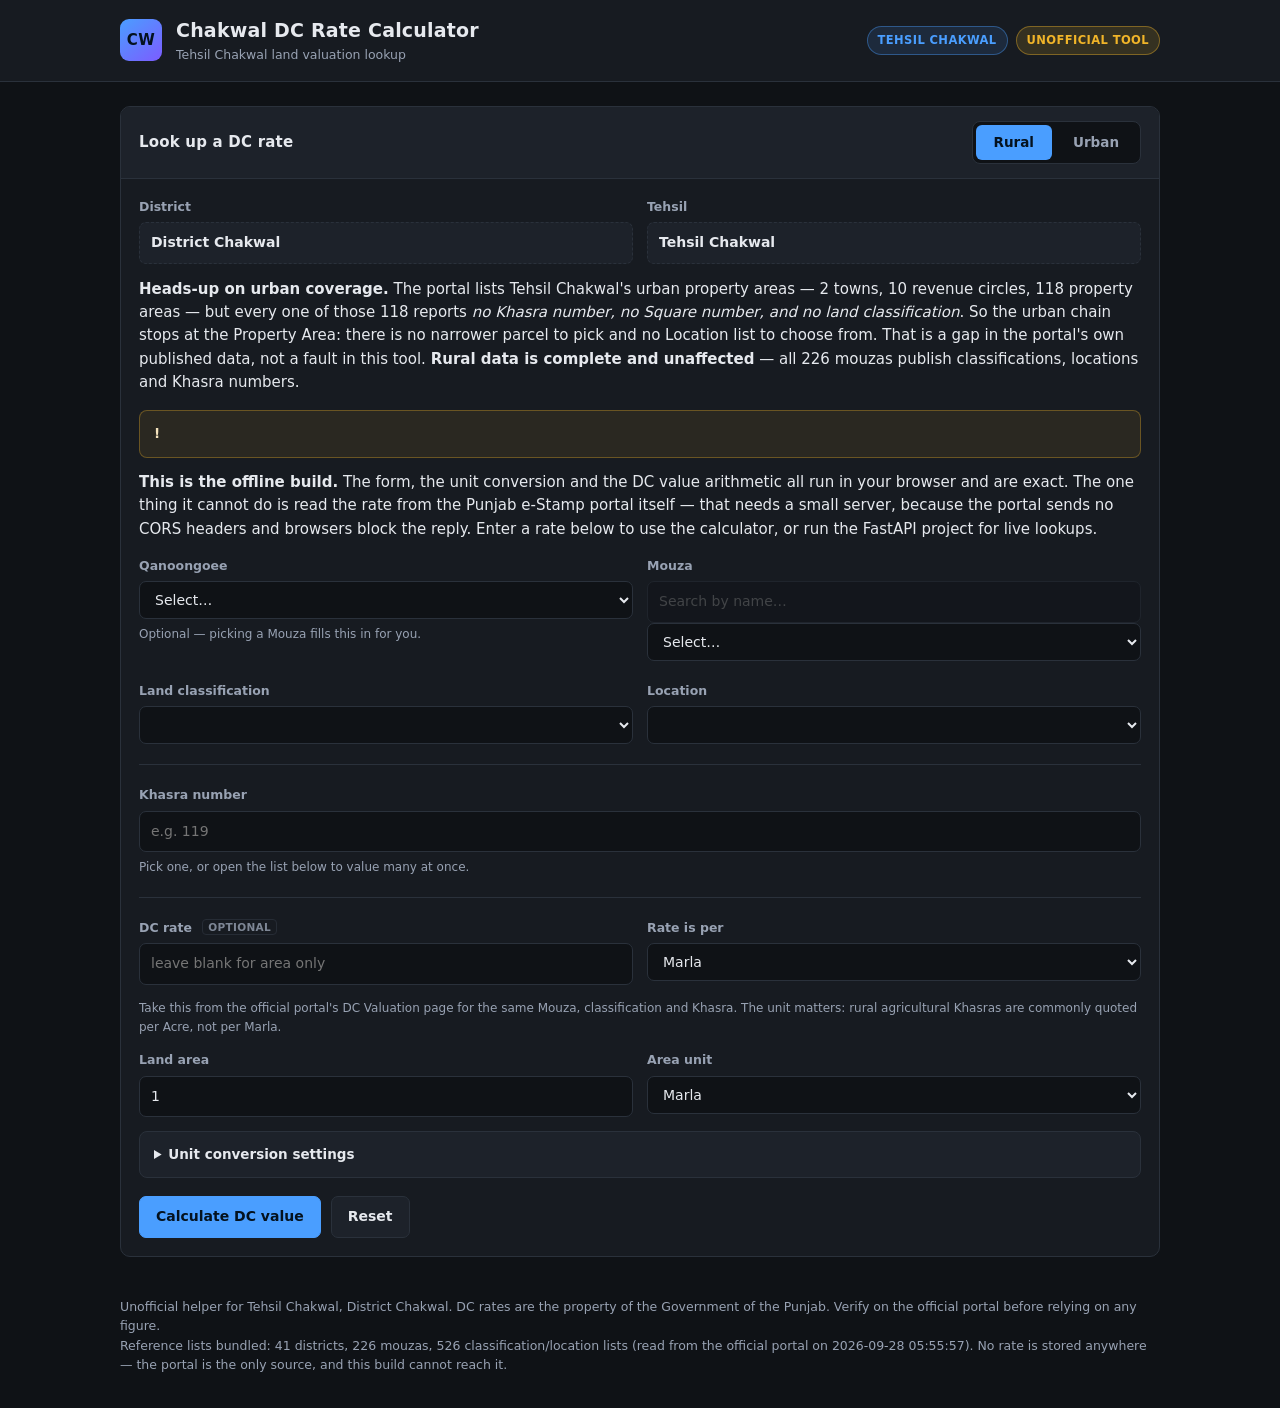
<file: web-project/index.html>
<!DOCTYPE html>
<html lang="en">
<head>
<meta charset="utf-8">
<meta name="viewport" content="width=device-width, initial-scale=1">
<title>Chakwal DC Rate Calculator — Tehsil Chakwal land valuation (unofficial)</title>
<link rel="stylesheet" href="styles.css">
</head>
<body>

<header class="topbar">
  <div class="wrap topbar-inner">
    <div class="brand">
      <span class="brand-mark" aria-hidden="true">CW</span>
      <div>
        <h1>Chakwal DC Rate Calculator</h1>
        <p class="brand-sub">Tehsil Chakwal land valuation lookup</p>
      </div>
    </div>
    <div class="topbar-right">
      <span class="badge badge-district">Tehsil Chakwal</span>
      <span class="badge badge-unofficial">Unofficial tool</span>
    </div>
  </div>
</header>

<main class="wrap layout">

  <section class="card">
    <div class="card-head">
      <h2>Look up a DC rate</h2>
      <div class="seg" role="tablist" aria-label="Land type">
        <button type="button" class="seg-btn is-active" data-land-type="rural" role="tab" aria-selected="true">Rural</button>
        <button type="button" class="seg-btn" data-land-type="urban" role="tab" aria-selected="false">Urban</button>
      </div>
    </div>

    <div class="card-body">
      <!-- novalidate: this app does its own validation and reports every
           problem in #status, in one consistent place, with the offending
           field focused and marked. Left to the browser, a negative rate or a
           cleared area is rejected by the native constraint check *before*
           app.js ever runs, so the status line stays blank with no
           explanation and the guard never gets to say anything. The `min` and
           `required` attributes stay on the inputs as spinner hints; this
           suppresses only the browser's own blocking. -->
      <form id="lookup-form" autocomplete="off" novalidate>

        <div class="grid-2">
          <div class="field">
            <span>District</span>
            <div class="locked-field" id="district-locked">District Chakwal</div>
          </div>
          <div class="field">
            <span>Tehsil</span>
            <div class="locked-field" id="tehsil-locked">Tehsil Chakwal</div>
          </div>
        </div>

        <!-- Measured, not assumed: all 118 property areas in the tehsil report
             no Khasra, no Square number and no published classification. Urban
             therefore stops at the Property Area, and that is the portal's own
             gap rather than anything this tool can fill. -->
        <p class="notice hidden" id="urban-coverage-note">
          <span class="notice-ico">i</span><div>
            <strong>Heads-up on urban coverage.</strong> The portal lists Tehsil
            Chakwal's urban property areas — 2 towns, 10 revenue circles, 118
            property areas — but every one of those 118 reports
            <em>no Khasra number, no Square number, and no land
            classification</em>. So the urban chain stops at the Property Area:
            there is no narrower parcel to pick and no Location list to choose
            from. That is a gap in the portal's own published data, not a fault
            in this tool.
            <strong>Rural data is complete and unaffected</strong> — all 226
            mouzas publish classifications, locations and Khasra numbers.
          </div>
        </p>

        <!-- This build has no backend, so the rate cannot be read straight from
             the portal. Say so here, once, plainly, rather than letting the user
             fill in the whole form and fail at the end. -->
        <p class="notice notice-warn" id="source-note">
          <span class="notice-ico">!</span><div>
            <strong>This is the offline build.</strong> The form, the unit
            conversion and the DC value arithmetic all run in your browser and
            are exact. The one thing it cannot do is read the rate from the
            Punjab e-Stamp portal itself — that needs a small server, because
            the portal sends no CORS headers and browsers block the reply.
            Enter a rate below to use the calculator, or run the FastAPI project
            for live lookups.
          </div>
        </p>

        <div id="flow">

          <div id="block-scope">
            <!-- Urban-only. Chakwal's urban rate coverage on the portal is thin
                 in a specific, measured way -- say it up front rather than
                 letting the user discover it as an empty dropdown. -->
            <div id="urban-scope" class="hidden">
              <div class="grid-2">
                <label class="field">
                  <span>Town / City</span>
                  <select id="town"></select>
                </label>
                <label class="field">
                  <span>Revenue Circle</span>
                  <select id="revenue-circle"></select>
                </label>
              </div>
              <div class="grid-2">
                <label class="field">
                  <span>Floor</span>
                  <select id="floor"></select>
                </label>
                <label class="field">
                  <span>Property Area</span>
                  <select id="property-area"></select>
                  <small class="field-note" id="property-area-note"></small>
                </label>
              </div>
            </div>

            <!-- Rural-only -->
            <div id="rural-scope">
              <div class="grid-2">
                <label class="field">
                  <span>Qanoongoee</span>
                  <select id="qanoongo" disabled></select>
                  <small class="field-note">Optional — picking a Mouza fills this in for you.</small>
                </label>
                <label class="field">
                  <span>Mouza</span>
                  <input id="mouza-search" type="search" autocomplete="off"
                         placeholder="Search by name…" aria-label="Search mouza by name"
                         disabled>
                  <select id="mouza" disabled></select>
                  <small class="field-note" id="mouza-search-note" hidden></small>
                </label>
              </div>
            </div>
          </div>

          <!-- Rural only. No urban property area in this tehsil publishes a
               classification, so this block is hidden on the Urban tab rather
               than showing a dropdown that can only ever be empty. -->
          <div id="block-classification" class="hidden">
            <div class="grid-2">
              <label class="field">
                <span>Land classification</span>
                <select id="land-classification"></select>
              </label>
              <label class="field">
                <span>Location</span>
                <select id="location"></select>
              </label>
            </div>
          </div>

          <hr class="rule">

          <div id="block-parcel">
            <!-- Rural parcel -->
            <div id="parcel-khasra">
            <label class="field">
              <span>Khasra number</span>
              <input id="khasra" list="khasra-options" placeholder="e.g. 119" inputmode="numeric">
              <datalist id="khasra-options"></datalist>
              <small class="field-note" id="khasra-note">
                Pick one, or open the list below to value many at once.
              </small>
            </label>

            <!-- Multi-Khasra picker. Every Khasra the portal publishes for the
                 chosen location is bundled, so this list is always complete:
                 nothing to page through, nothing to load on demand. -->
            <div class="multi" id="khasra-multi" hidden>
              <button type="button" class="btn btn-sm" id="multi-toggle">
                Select many Khasras…
              </button>
              <p class="field-note" id="multi-summary" hidden></p>

              <div class="multi-panel" id="multi-panel" hidden>
                <div class="multi-tools">
                  <input id="multi-filter" type="search" autocomplete="off"
                         placeholder="Filter by number, e.g. 12"
                         aria-label="Filter Khasra numbers">
                  <button type="button" class="btn btn-sm" id="multi-all">Select all matching</button>
                  <button type="button" class="btn btn-sm" id="multi-none">Clear</button>
                  <span class="multi-count" id="multi-count"></span>
                </div>

                <div class="multi-grid" id="multi-grid" role="group"
                     aria-label="Khasra numbers"></div>
                <p class="multi-trunc" id="multi-trunc" hidden></p>
                <p class="multi-hint">
                  Click to toggle. Hold <kbd>Shift</kbd> and click another number to
                  select everything between the two. Numbers are in ascending order.
                </p>

                <div class="multi-foot">
                  <button type="button" class="btn btn-primary btn-sm" id="multi-run">
                    Value selected
                  </button>
                  <button type="button" class="btn btn-sm" id="multi-close">Close</button>
                  <span class="multi-note" id="multi-note"></span>
                </div>
              </div>
            </div>
            </div><!-- /#parcel-khasra -->

            <!-- Urban parcel. Which of these applies is decided by the portal's
                 own availability flags for the chosen property area, not by
                 assumption. Today every one of the 118 reports neither, so the
                 Property Area level message is what actually shows. -->
            <p id="parcel-none" class="hint hidden">
              This property area is rated at Property Area level — the portal
              publishes no Khasra or Square number for it, so there is no
              narrower parcel to pick.
            </p>

          </div>

        </div><!-- /#flow -->

        <hr class="rule">

        <!-- The rate. In the live build this arrives from the portal; here it is
             entered by hand, so it is an input rather than an output. It is
             optional: leave it blank and the run still answers with the area
             conversions, just with no valuation. Everything below it is the
             same arithmetic the server does. -->
        <div class="area-block">
          <div class="grid-2">
            <label class="field">
              <span>DC rate <small class="opt-tag">optional</small></span>
              <!-- Deliberately NOT `required`. The browser's own bubble would
                   block submit before app.js runs, leaving the status line
                   blank with no explanation. A blank rate is now allowed
                   anyway, so the guard in renderResult() only speaks up when
                   something was typed that cannot be a rate. -->
              <input id="rate-value" type="number" step="any" min="0"
                     placeholder="leave blank for area only">
            </label>
            <label class="field">
              <span>Rate is per</span>
              <select id="rate-unit"></select>
            </label>
          </div>
          <small class="field-note">
            Take this from the official portal's DC Valuation page for the same
            Mouza, classification and Khasra. The unit matters: rural
            agricultural Khasras are commonly quoted per Acre, not per Marla.
          </small>

          <div class="grid-2" style="margin-top:14px">
            <label class="field">
              <span>Land area</span>
              <input id="area-value" type="number" step="any" min="0" value="1" required>
            </label>
            <label class="field">
              <span>Area unit</span>
              <select id="area-unit"></select>
            </label>
          </div>

          <details class="conv">
            <summary>Unit conversion settings</summary>
            <p class="field-note">
              Punjab has more than one accepted Acre and Marla size. These default to the
              official portal's own calculator settings — change them if your record uses another.
            </p>
            <div class="grid-2">
              <label class="field">
                <span>1 Acre equals</span>
                <select id="acre-to-kanal">
                  <option value="8">8 Kanal</option>
                  <option value="9.65">9 Kanal 13 Marla</option>
                  <option value="9.8">9 Kanal 16 Marla</option>
                </select>
              </label>
              <label class="field">
                <span>1 Marla equals</span>
                <select id="marla-to-sqft">
                  <option value="272">272 sq ft</option>
                  <option value="225">225 sq ft</option>
                </select>
              </label>
            </div>
            <div class="conv-out" id="conv-out"></div>
          </details>
        </div>

        <div class="actions">
          <button type="submit" class="btn btn-primary" id="find-btn">Calculate DC value</button>
          <button type="button" class="btn" id="reset-btn">Reset</button>
          <span class="status" id="status"></span>
        </div>
      </form>
    </div>
  </section>

  <section class="card" id="result-card" hidden>
    <div class="card-head"><h2>Result</h2></div>
    <div class="card-body" id="result-body"></div>
  </section>

</main>

<footer class="wrap foot">
  <p>
    Unofficial helper for Tehsil Chakwal, District Chakwal. DC rates are the property of the
    Government of the Punjab. Verify on the official portal before relying on any figure.
  </p>
  <p class="refresh-line">
    <span id="refresh-note">Loading reference lists…</span>
  </p>
</footer>

<script src="data/reference.js"></script>
<script src="data/urban.js"></script>
<script src="app.js"></script>
</body>
</html>
</file>
<file: web-project/styles.css>
:root {
  --bg: #0f1216;
  --panel: #171b21;
  --panel-2: #1d222a;
  --line: #2a313b;
  --text: #e6e9ee;
  --muted: #98a2b3;
  --accent: #4a9eff;
  --accent-ink: #04121f;
  --good: #37c98b;
  --warn: #f0b429;
  --bad: #f2637e;
  --radius: 10px;
}

* { box-sizing: border-box; }

body {
  margin: 0;
  background: var(--bg);
  color: var(--text);
  font: 15px/1.55 "Segoe UI", system-ui, -apple-system, Roboto, Helvetica, Arial, sans-serif;
}

.wrap { max-width: 1080px; margin: 0 auto; padding: 0 20px; }
.mono { font-family: ui-monospace, "Cascadia Mono", Consolas, monospace; font-size: .9em; }
.hidden { display: none !important; }

/* ---------- header ---------- */
.topbar { background: var(--panel); border-bottom: 1px solid var(--line); }
.topbar-inner {
  display: flex; align-items: center; justify-content: space-between;
  gap: 16px; padding-top: 16px; padding-bottom: 16px;
}
.brand { display: flex; align-items: center; gap: 14px; }
.brand-mark {
  width: 42px; height: 42px; flex: none; border-radius: 9px;
  background: linear-gradient(140deg, var(--accent), #7c5cff);
  color: var(--accent-ink); font-weight: 800; font-size: 15px;
  display: grid; place-items: center; letter-spacing: .5px;
}
.brand h1 { margin: 0; font-size: 19px; letter-spacing: .2px; }
.brand-sub { margin: 0; font-size: 12.5px; color: var(--muted); }

.badge {
  font-size: 11.5px; font-weight: 700; letter-spacing: .4px; text-transform: uppercase;
  padding: 5px 10px; border-radius: 999px; white-space: nowrap;
}
.badge-unofficial { background: rgba(240,180,41,.14); color: var(--warn); border: 1px solid rgba(240,180,41,.4); }
.badge-district {
  background: rgba(74,158,255,.12); color: var(--accent);
  border: 1px solid rgba(74,158,255,.4);
}
.topbar-right { display: flex; align-items: center; gap: 8px; flex-wrap: wrap; }

/* A read-only stand-in for a select, since the district is fixed. */
.locked-field {
  padding: 9px 11px; background: var(--panel-2); color: var(--text);
  border: 1px dashed var(--line); border-radius: 7px; font-size: 14px;
  font-weight: 600; display: flex; align-items: center;
}

/* Explains an empty dropdown: portal has no rows, not a tool failure. */
.empty-note {
  margin: 6px 0 0; font-size: 12.5px; line-height: 1.45;
  color: var(--warn); background: rgba(240,180,41,.08);
  border-left: 2px solid rgba(240,180,41,.5);
  padding: 7px 9px; border-radius: 0 6px 6px 0;
}

/* ---------- layout / cards ---------- */
.layout { padding-top: 24px; padding-bottom: 40px; display: grid; gap: 20px; }

.card { background: var(--panel); border: 1px solid var(--line); border-radius: var(--radius); overflow: hidden; }
.card-head {
  display: flex; align-items: center; justify-content: space-between; gap: 14px;
  padding: 14px 18px; background: var(--panel-2); border-bottom: 1px solid var(--line);
  flex-wrap: wrap;
}
.card-head h2 { margin: 0; font-size: 15px; font-weight: 650; letter-spacing: .2px; }
.card-body { padding: 18px; }
.head-actions { display: flex; gap: 8px; }

.rule { border: 0; border-top: 1px solid var(--line); margin: 20px 0; }

/* ---------- segmented control ---------- */
.seg { display: inline-flex; background: var(--bg); border: 1px solid var(--line); border-radius: 8px; padding: 3px; gap: 3px; }
.seg-btn {
  border: 0; background: transparent; color: var(--muted);
  padding: 7px 18px; border-radius: 6px; font: inherit; font-size: 13.5px; font-weight: 600; cursor: pointer;
}
.seg-btn.is-active { background: var(--accent); color: var(--accent-ink); }
.seg-btn:not(.is-active):hover { color: var(--text); }

/* ---------- form ---------- */
.grid-2 { display: grid; grid-template-columns: 1fr 1fr; gap: 14px; margin-bottom: 14px; }
@media (max-width: 640px) { .grid-2 { grid-template-columns: 1fr; } }

.field { display: block; }
.field > span { display: block; font-size: 12.5px; color: var(--muted); margin-bottom: 6px; font-weight: 550; }
/* Sits beside a label to say the field can be left blank, so nobody reads an
 * empty one as a mistake they have to fix before the form will work. */
.opt-tag {
  font-size: 10.5px; font-weight: 600; letter-spacing: .3px; text-transform: uppercase;
  color: var(--muted); opacity: .8; border: 1px solid var(--line);
  border-radius: 4px; padding: 1px 5px; margin-left: 6px; vertical-align: 1px;
}
.field select, .field input {
  width: 100%; padding: 9px 11px; background: var(--bg); color: var(--text);
  border: 1px solid var(--line); border-radius: 7px; font: inherit; font-size: 14px;
}
.field select:focus, .field input:focus { outline: 2px solid var(--accent); outline-offset: -1px; border-color: var(--accent); }
.field select:disabled, .field input:disabled { opacity: .45; cursor: not-allowed; }

/* Set by fail() on whichever field a guard rejected. The red ring alone is
 * not enough on its own -- it says something is wrong but not which box -- so
   the label goes red too, and the ring is the thing that survives a click. */
.field.is-bad > span { color: var(--bad); }
.field.is-bad select, .field.is-bad input {
  border-color: var(--bad);
  background: color-mix(in srgb, var(--bad) 6%, var(--bg));
}
.field.is-bad select:focus, .field.is-bad input:focus { outline-color: var(--bad); }
.field-note { display: block; margin-top: 6px; font-size: 12px; color: var(--muted); }
.field .err { color: var(--bad); font-size: 12px; margin-top: 5px; display: block; }

.hint { color: var(--muted); font-size: 13px; margin: 0 0 14px; }
.empty { color: var(--muted); font-size: 13px; text-align: center; padding: 22px 0; margin: 0; }

/* ---------- conversion ---------- */
.conv { margin-top: 14px; border: 1px solid var(--line); border-radius: 8px; padding: 12px 14px; background: var(--panel-2); }
.conv summary { cursor: pointer; font-size: 13.5px; font-weight: 600; color: var(--text); }
.conv .field-note { margin: 10px 0 12px; }
.conv-out { font-size: 12.5px; color: var(--muted); font-family: ui-monospace, Consolas, monospace; }

/* ---------- buttons ---------- */
.actions { display: flex; align-items: center; gap: 10px; margin-top: 18px; flex-wrap: wrap; }
.btn {
  display: inline-block; padding: 9px 16px; border-radius: 7px; cursor: pointer;
  background: var(--panel-2); color: var(--text); border: 1px solid var(--line);
  font: inherit; font-size: 14px; font-weight: 600; text-decoration: none;
}
.btn:hover:not(:disabled) { border-color: var(--accent); color: #fff; }
.btn:disabled { opacity: .5; cursor: not-allowed; }
.btn-primary { background: var(--accent); color: var(--accent-ink); border-color: var(--accent); }
.btn-primary:hover:not(:disabled) { filter: brightness(1.08); color: var(--accent-ink); }
.btn-sm { padding: 6px 11px; font-size: 12.5px; }
.btn-danger:hover:not(:disabled) { border-color: var(--bad); color: var(--bad); }

.status { font-size: 13px; color: var(--muted); }
.status.err { color: var(--bad); }
.status.busy::before {
  content: ""; display: inline-block; width: 11px; height: 11px; margin-right: 7px;
  border: 2px solid var(--line); border-top-color: var(--accent); border-radius: 50%;
  animation: spin .7s linear infinite; vertical-align: -1px;
}
@keyframes spin { to { transform: rotate(360deg); } }

/* ---------- result ---------- */
.rate-hero { display: flex; align-items: baseline; gap: 10px; flex-wrap: wrap; margin-bottom: 4px; }
.rate-num { font-size: 40px; font-weight: 750; letter-spacing: -1px; line-height: 1.05; }
/* Stands in for the big figure when there is no rate. Deliberately muted and
 * much smaller than a real amount, so "No rate" can never be misread as a
 * valuation -- the one failure this whole path has to avoid. */
.rate-num-none { font-size: 22px; font-weight: 700; letter-spacing: 0; color: var(--muted); }
.rate-unit { font-size: 16px; color: var(--muted); font-weight: 600; }
.rate-hero-wrap { padding: 16px 18px; background: var(--panel-2); border: 1px solid var(--line); border-radius: 9px; margin-bottom: 16px; }

.metrics { display: grid; grid-template-columns: repeat(auto-fit, minmax(160px, 1fr)); gap: 12px; }
.metric { background: var(--bg); border: 1px solid var(--line); border-radius: 8px; padding: 12px 14px; }
.metric dt { font-size: 11.5px; color: var(--muted); text-transform: uppercase; letter-spacing: .5px; font-weight: 600; margin-bottom: 5px; }
.metric dd { margin: 0; font-size: 18px; font-weight: 650; }
.metric dd small { font-size: 12px; color: var(--muted); font-weight: 500; }

.notice {
  margin-top: 16px; padding: 12px 14px; border-radius: 8px; font-size: 13.5px; line-height: 1.6;
  border: 1px solid; display: flex; gap: 10px; align-items: flex-start;
}
.notice-info { background: rgba(74,158,255,.08); border-color: rgba(74,158,255,.3); color: #cfe4ff; }
.notice-warn { background: rgba(240,180,41,.09); border-color: rgba(240,180,41,.32); color: #f4e3bd; }
.notice-bad  { background: rgba(242,99,126,.09); border-color: rgba(242,99,126,.32); color: #ffd3dc; }
.notice-ico { flex: none; font-weight: 700; }

.path-summary { font-size: 12.5px; color: var(--muted); margin: 0 0 14px; line-height: 1.7; }
.path-summary b { color: var(--text); font-weight: 600; }

/* ---------- links ---------- */
.link-grid { display: grid; grid-template-columns: repeat(auto-fit, minmax(230px, 1fr)); gap: 10px; }
.link-card {
  display: block; padding: 11px 13px; background: var(--bg); border: 1px solid var(--line);
  border-radius: 8px; color: var(--text); text-decoration: none; font-size: 13.5px; font-weight: 550;
}
.link-card:hover { border-color: var(--accent); }
.link-card span { display: block; color: var(--muted); font-size: 11.5px; font-weight: 400; margin-top: 2px; }
.handoff { margin-top: 16px; padding-top: 16px; border-top: 1px solid var(--line); display: flex; gap: 12px; align-items: flex-end; flex-wrap: wrap; }
.handoff .field { flex: 1 1 260px; margin: 0; }

/* ---------- history table ---------- */
.table-wrap { overflow-x: auto; }
table { width: 100%; border-collapse: collapse; font-size: 13px; }
th, td { text-align: left; padding: 9px 11px; border-bottom: 1px solid var(--line); white-space: nowrap; }
th { color: var(--muted); font-size: 11.5px; text-transform: uppercase; letter-spacing: .4px; font-weight: 600; }
tbody tr:hover { background: var(--panel-2); }
td.num { font-variant-numeric: tabular-nums; }
th.sortable { cursor: pointer; user-select: none; }
th.sortable:hover { color: var(--text); }
th.sortable::after { content: "\2195"; opacity: .3; margin-left: 5px; font-size: 10px; }
th.sortable.asc::after { content: "\2191"; opacity: 1; }
th.sortable.desc::after { content: "\2193"; opacity: 1; }
tr.is-unrated td { color: var(--muted); font-style: italic; }

/* ---------- multi-Khasra picker ---------- */
.multi { margin-top: 14px; }
.multi-panel {
  margin-top: 10px; padding: 12px; background: var(--bg);
  border: 1px solid var(--line); border-radius: 9px;
}
.multi-tools { display: flex; gap: 8px; align-items: center; flex-wrap: wrap; }
.multi-tools input {
  flex: 1 1 190px; padding: 7px 10px; font-size: 13px; color: var(--text);
  background: var(--panel-2); border: 1px solid var(--line); border-radius: 7px;
}
.multi-tools input:focus { outline: none; border-color: var(--accent); }
.multi-count { font-size: 12.5px; color: var(--muted); font-variant-numeric: tabular-nums; }
.multi-count strong { color: var(--text); }

.multi-grid {
  display: flex; flex-wrap: wrap; gap: 6px; margin-top: 11px;
  max-height: 220px; overflow-y: auto; padding: 9px;
  background: var(--panel-2); border: 1px solid var(--line); border-radius: 7px;
  /* A shift-click sweep must not smear a text selection across the chips. */
  user-select: none; -webkit-user-select: none;
}
.chip {
  padding: 4px 9px; font-size: 12.5px; font-weight: 600; color: var(--muted);
  background: var(--bg); border: 1px solid var(--line); border-radius: 999px;
  cursor: pointer; font-variant-numeric: tabular-nums;
}
.chip:hover { border-color: var(--accent); color: var(--text); }
.chip.is-on {
  background: var(--accent); border-color: var(--accent); color: var(--accent-ink);
}
/* The Khasra a shift-click sweep extends from, so the origin stays visible. */
.chip.is-anchor { box-shadow: 0 0 0 2px var(--bg), 0 0 0 4px var(--accent); }
.chip:focus-visible { outline: 2px solid var(--accent); outline-offset: 1px; }

.multi-trunc { font-size: 12px; color: var(--muted); margin: 8px 0 0; }
.multi-hint { font-size: 12px; color: var(--muted); margin: 8px 0 0; }
.multi-hint kbd {
  font: inherit; font-size: 11px; font-weight: 700; padding: 1px 5px;
  border: 1px solid var(--line); border-bottom-width: 2px;
  border-radius: 4px; background: var(--bg);
}
.multi-foot { display: flex; gap: 8px; align-items: center; flex-wrap: wrap; margin-top: 12px; }
.multi-note { font-size: 11.5px; color: var(--muted); flex: 1 1 200px; }

.batch-summary {
  display: flex; gap: 10px; flex-wrap: wrap; margin-bottom: 14px;
}
.batch-stat {
  flex: 1 1 130px; background: var(--bg); border: 1px solid var(--line);
  border-radius: 8px; padding: 11px 13px;
}
.batch-stat b { display: block; font-size: 19px; font-weight: 700; line-height: 1.2; }
.batch-stat span { font-size: 11.5px; color: var(--muted); text-transform: uppercase; letter-spacing: .5px; font-weight: 600; }

.foot { padding-bottom: 34px; color: var(--muted); font-size: 12.5px; }
.foot p { margin: 0; }

/* Freshness of the reference lists (mouzas, classifications, Khasra numbers).
   Deliberately quiet: it is a maintenance detail, not a headline, unless the
   last pass failed -- then it turns the warning colour and says so. */
.refresh-line { margin-top: 10px; display: flex; gap: 10px; align-items: baseline; flex-wrap: wrap; }
.refresh-line.is-warn { color: var(--bad); }
.refresh-line .link-btn {
  background: none; border: 0; padding: 0; font: inherit; font-size: 12.5px;
  color: var(--accent); cursor: pointer; text-decoration: underline;
}
.refresh-line .link-btn:disabled { color: var(--muted); cursor: default; text-decoration: none; }
</file>
